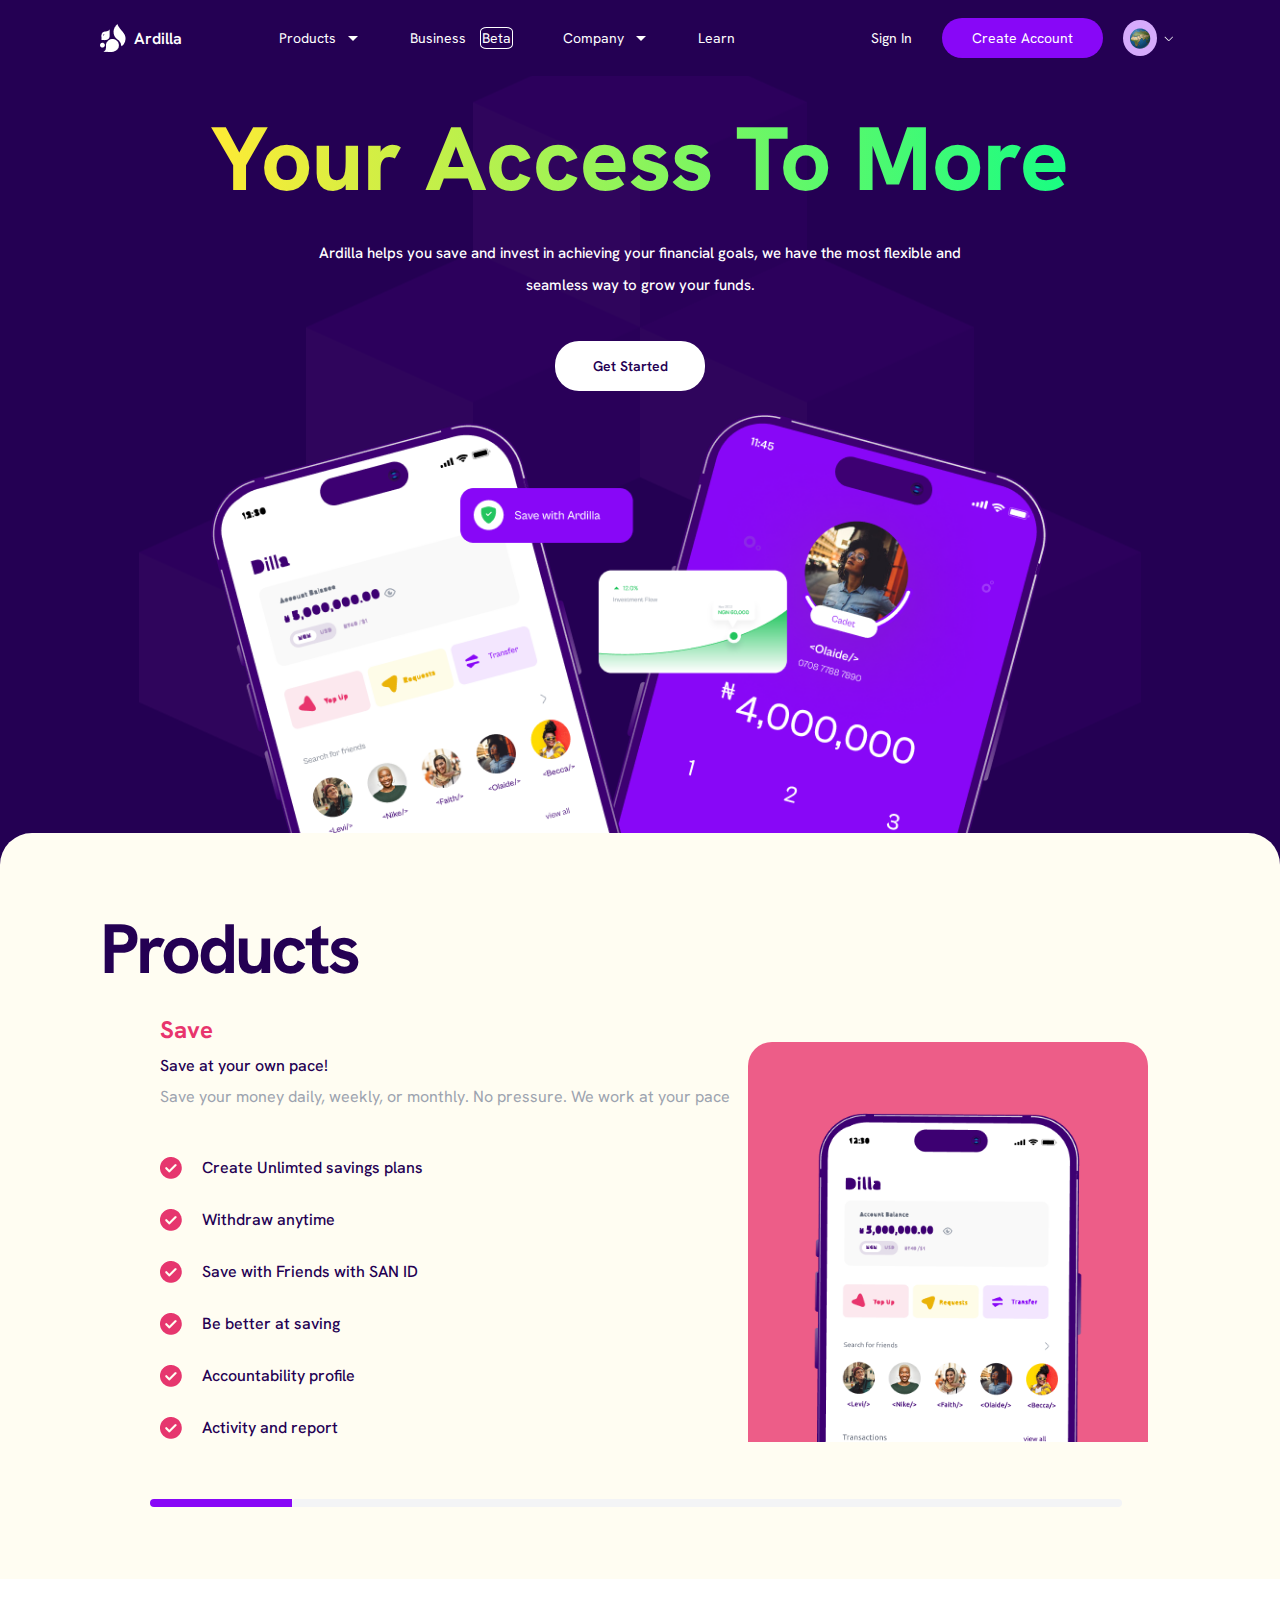
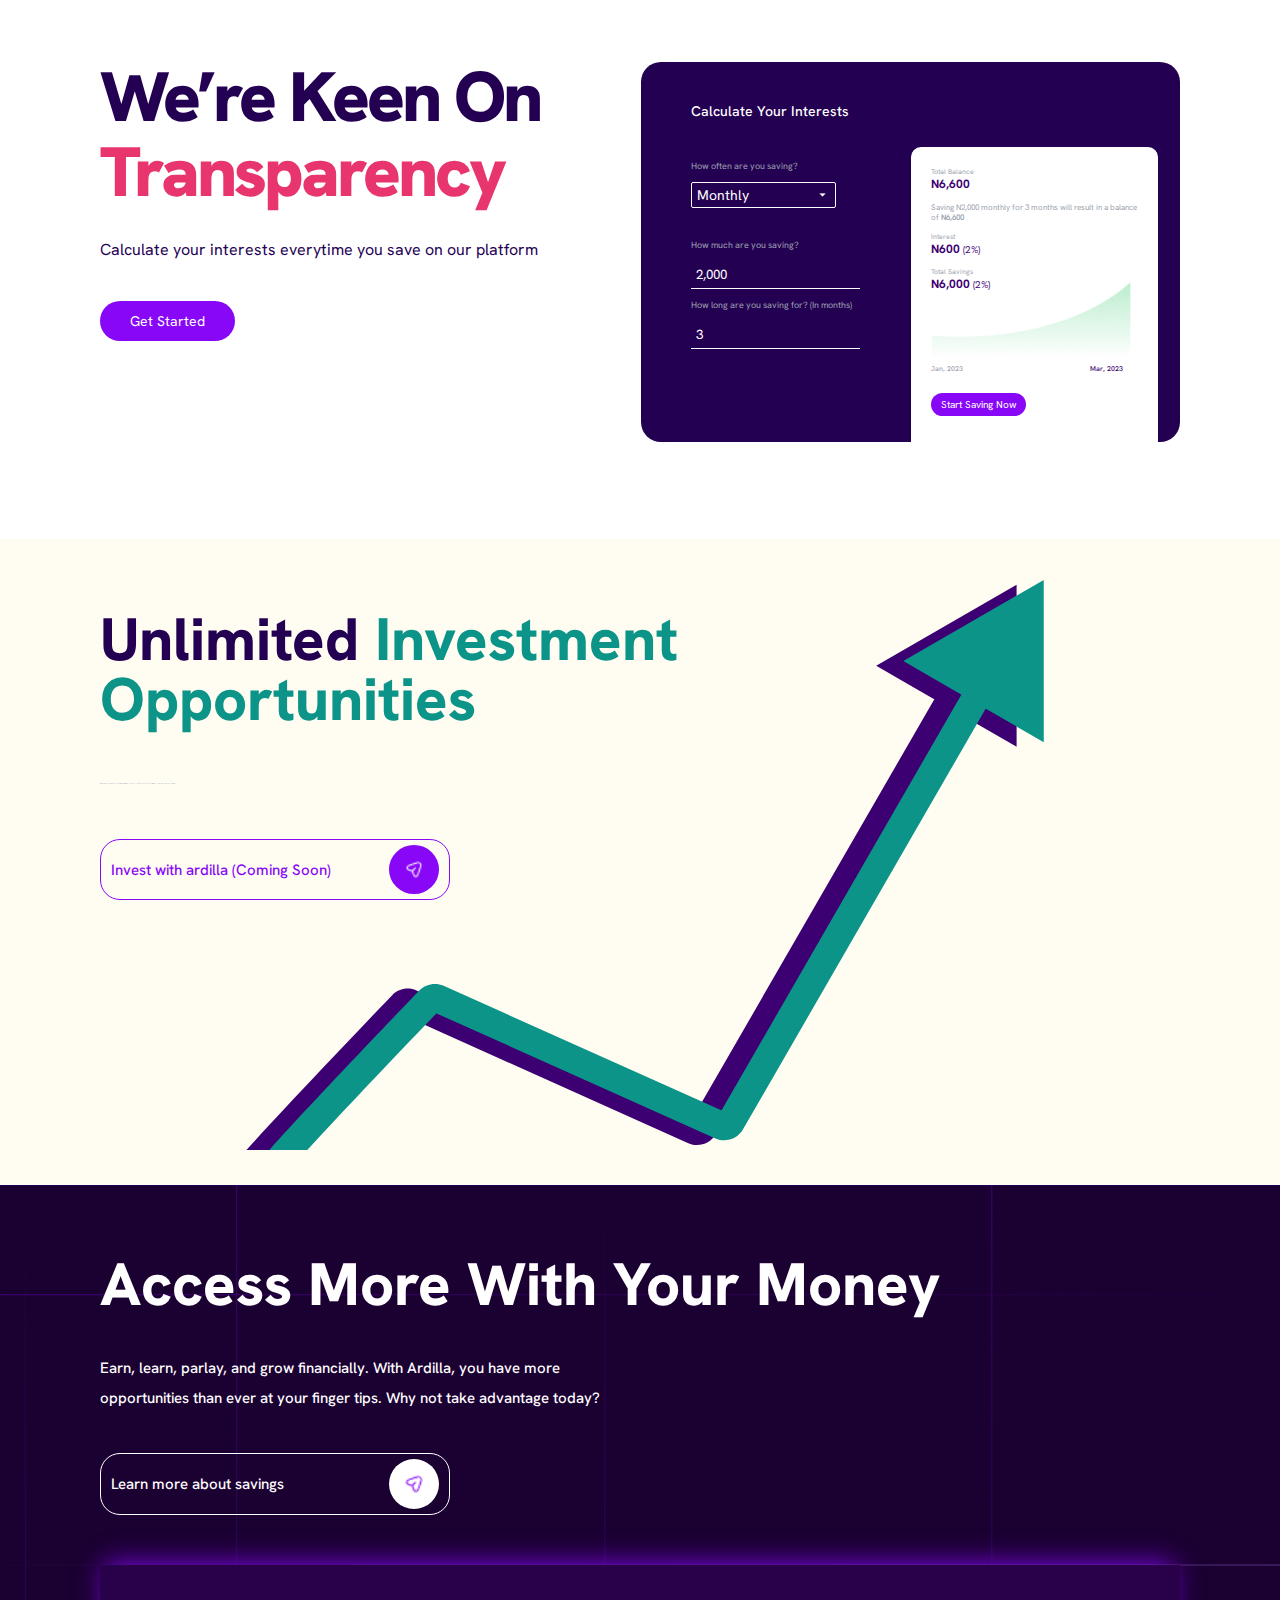
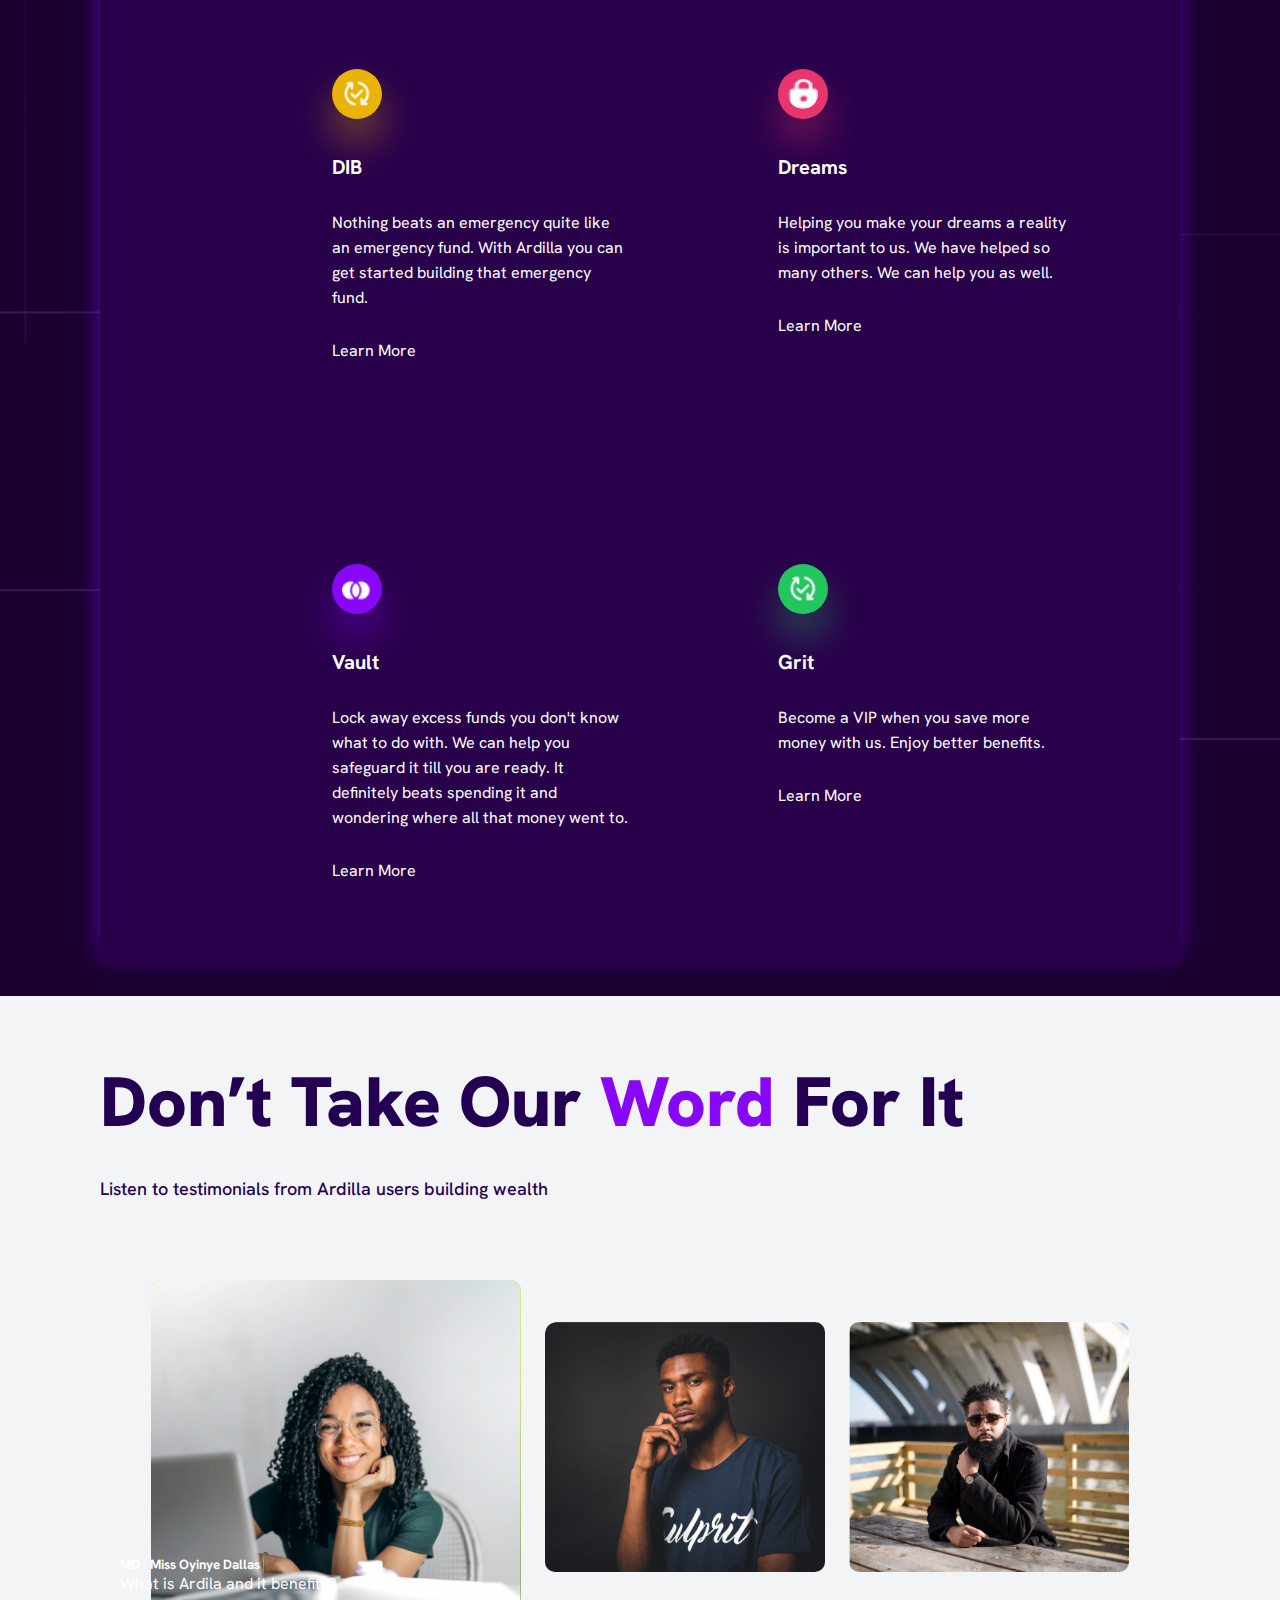
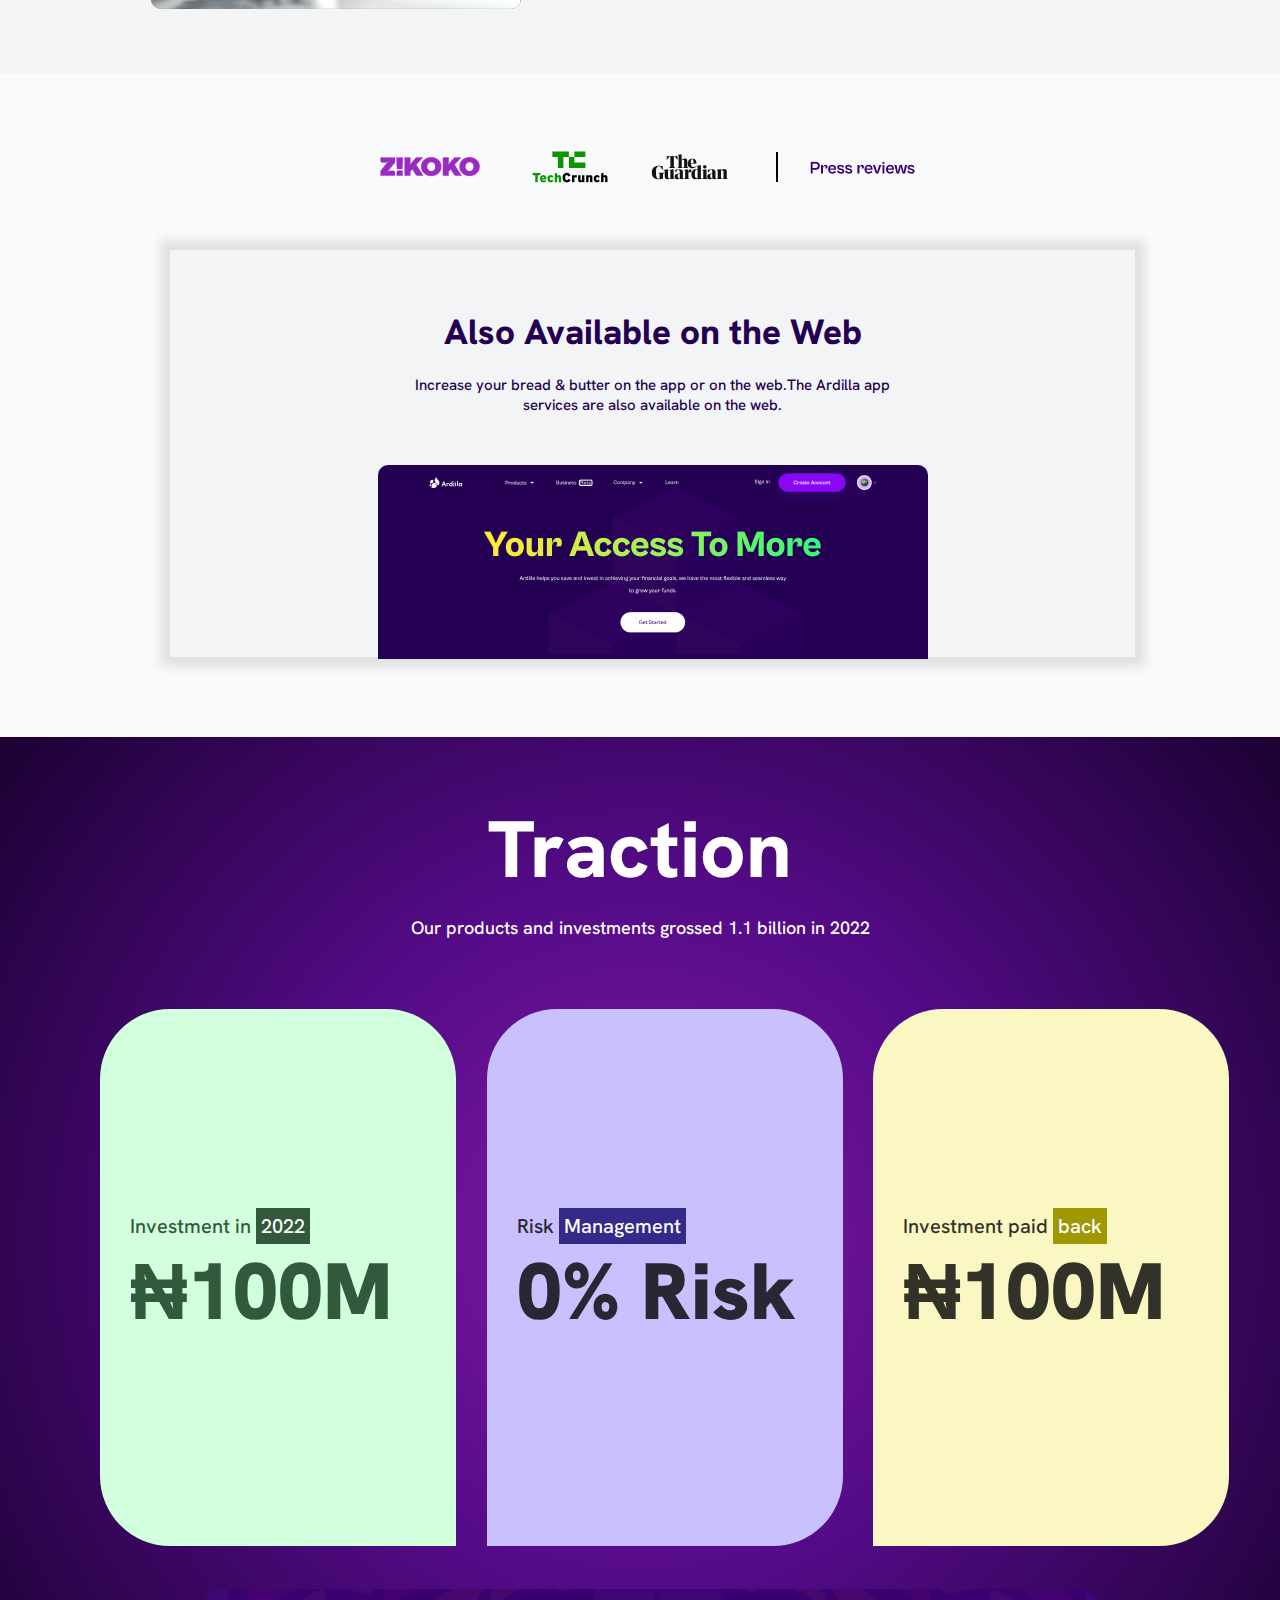
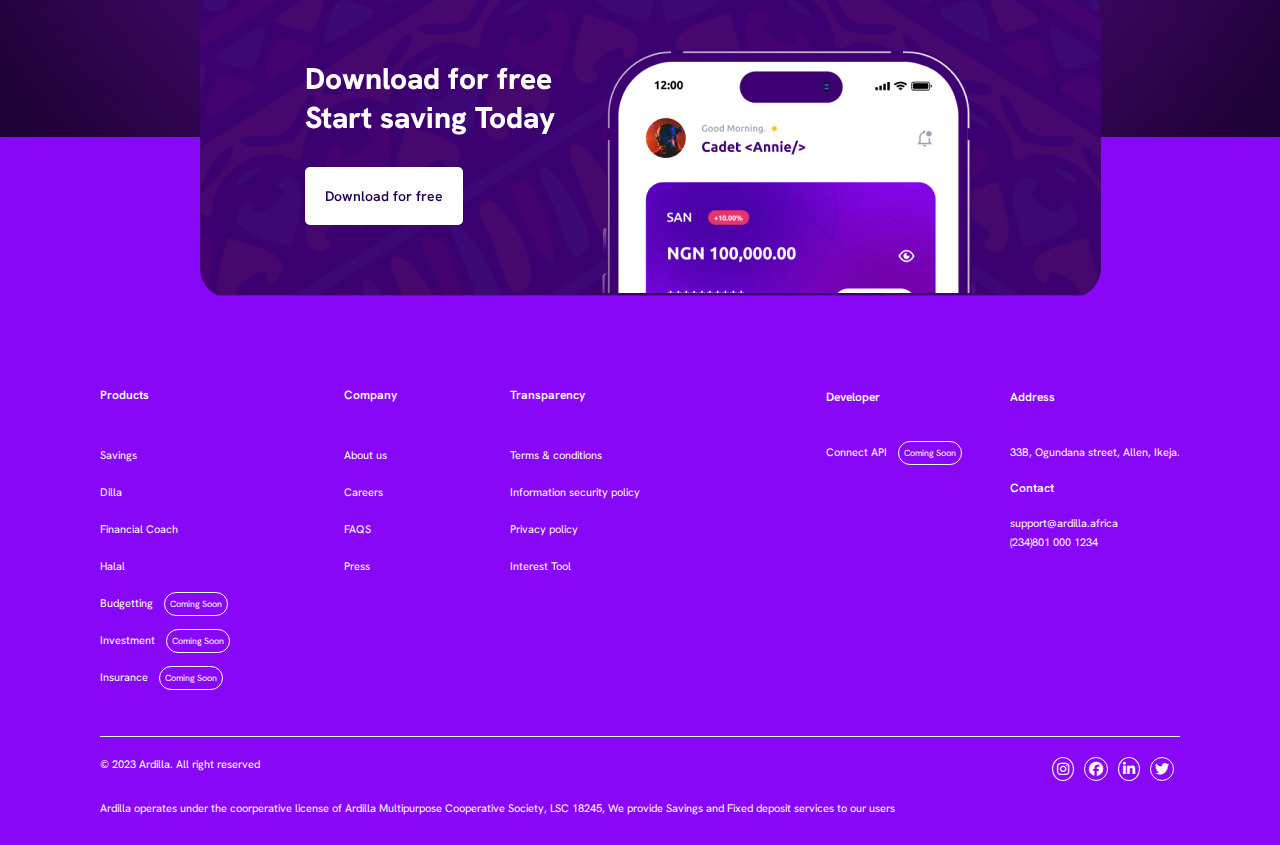
<file: index.html>
<!DOCTYPE html>
<html lang="en">
  <head>
    <meta charset="UTF-8" />
    <meta name="viewport" content="width=device-width, initial-scale=1.0" />
    <link rel="stylesheet" href="style.css" />
    <link rel="stylesheet" href="responsive.css">
    <title>Ardilla Webpage</title>
    <!-- Box Icon Link -->
    <link
      rel="stylesheet"
      href="https://cdnjs.cloudflare.com/ajax/libs/font-awesome/6.4.0/css/all.min.css"
    />
  </head>
  <body>
    <!-- HEADER SECTION -->
    <header>
      <!-- logo -->
      <a href="#" class="logo"
        ><img src="./Images/Logo.png" alt="Ardilla-logo" />Ardilla</a
      >

      <!-- menu-icon -->
      <i class="fa-solid fa-bars" id="menu-icon"></i>

      <!-- nav bar -->
      <ul class="navbar">
        <li>
          <a href="#products">Products</a
          ><img src="./Images/dropdown.png" alt="dropdown" />
        </li>
        <li>
          <a href="#business">Business <span>Beta</span></a>
        </li>
        <li>
          <a href="#company">Company</a
          ><img src="./Images/dropdown.png" alt="dropdown" />
        </li>
        <li><a href="#learn">Learn</a></li>
      </ul>

      <!-- Right -->

      <div class="header-right">
        <a href="#">Sign In</a>
        <a href="#" class="btn">Create Account</a>
        <img src="./Images/world.png" alt="world" />
        <span><img src="./Images/down-icon.png" alt="" /></span>
      </div>
    </header>
    <!-- =============== -->
    <!-- Hero Section -->

    <section class="hero-section">
      <h1 class="hero-text">Your Access To More</h1>
      <p>
        Ardilla helps you save and invest in achieving your financial goals, we
        have the most flexible and seamless way to grow your funds.
      </p>

      <a href="#" class="btn">Get Started</a>
      <img src="./Images/phone.png" alt="">
    </section>

    <!-- ===================== -->
    <!--Products Section  -->
    <section class="products" id="products">
      <h1 class="product-text">Products</h1>
      <div class="product-container">
        <!-- product-left -->
        <div class="product-left">
          <h2>Save</h2>
          <h4>Save at your own pace!</h4>
          <p>Save your money daily, weekly, or monthly. No pressure. We work at your pace</p>
          

        <div class="product-list">
          <!-- items -->
          <div class="product-items">
          <img src="./Images/mark icon.png" alt="">
          <span>Create Unlimted savings plans</span>
        </div>

        <div class="product-items">
          <img src="./Images/mark icon.png" alt="">
          <span>Withdraw anytime</span>
        </div>

        <div class="product-items">
          <img src="./Images/mark icon.png" alt="">
          <span>Save with Friends with SAN ID</span>
        </div>

        <div class="product-items">
          <img src="./Images/mark icon.png" alt="">
          <span>Be better at saving</span>
        </div>

        <div class="product-items">
          <img src="./Images/mark icon.png" alt="">
          <span>Accountability profile</span>
        </div>

        <div class="product-items">
          <img src="./Images/mark icon.png" alt="">
          <span>Activity and report</span>
        </div>
        </div>
      </div>

        <!-- product-right -->
        <div class="product-right">
          <img src="./Images/half phone.png" alt="">
        </div>
      </div>
      <!-- line -->
      <div class="product-line">
      <div class="product-line1"></div>
      <div class="product-line2"></div>
    </div>
  </section>

  <!-- ===================== -->
    <!-- Business Section -->
    <section class="business" id="business">
      <!-- transparency -->
    <div class="transparency">
      <div class="transparency-left">
      <h1>We’re Keen On <br><span>Transparency</span></h1>
      <p>Calculate your interests everytime you save on our platform</p>
      <a href="#" class="btn">Get Started</a>
    </div>

    <!-- trans right -->
    <div class="transparency-right">
      <!-- trans-left -->
      <div class="trans-left">
        <h2>Calculate Your Interests</h2>
        <p>How often are you saving?</p>
        <!-- inputs -->
        <div class="monthly">
          <a href="#">Monthly</a>
          <img src="./Images/dropdown.png" alt="dropdown" />
        </div>

        <br>
        <p>How much are you saving?</p>
        <form action="" >
        <input type="text" placeholder="2,000" class="">
        <br>

        <p>How long are you saving for? (In months)</p>
        <input type="text" placeholder="3">
      </form>
      </div>

      <!-- trans-right -->
      <div class="trans-right">
        <div class="total">
          <p>Total Balance</p>
          <h3>N6,600</h3>
        </div>

        <div class="savings">
        <p>Saving N2,000 monthly for 3 months will result in a balance of <span>N6,600</span></p>
      </div>

        <div class="total">
          <p>Interest</p>
          <h3>N600 <span>(2%)</span></h3>
        </div>

        <div class="total">
          <p>Total Savings</p>
          <h3>N6,000 <span>(2%)</span></h3>
        </div>
      
        <img src="./Images/Vector (2).png" alt="chart">
        <div class="chart">
          <p>Jan, 2023</p>
          <span>Mar, 2023</span>
        </div>
        <a href="#" class="btn">Start Saving Now</a>
      </div>
    </div>
  </section>
    
<!-- ================== -->
<!-- Company Section-->

<section class="company" id="company">
  <div class="invest">
    <h1>Unlimited <span>Investment Opportunities</span></h1>
    <p>Plan towards your future by investing with ardilla,  Grow your money confidently and securely with the available investment oppurtuinities</p>
    <div class="invest-btn">
      <a href="#">Invest with ardilla (Coming Soon)</a>
      <img src="./Images/send-2.png"  alt="">
    </div>
  </div>
  <img src="./Images/arrow.svg" class="arrow"  alt=""> 
</section>

<!-- =============== -->
<!-- Learn -->

<section class="learn" id="learn">
  <div class="access-section">
    <h1>Access More With Your Money</h1>
    <p>Earn, learn, parlay, and grow financially. With Ardilla, you have more opportunities than ever at your finger tips. Why not take advantage today?</p>
    <div class="invest-btn">
      <a href="#">Learn more about savings</a>
      <img src="./Images/send-23.png"  alt="">
    </div>
  </div>

  <div class="access-container">
    <!-- Box 1 -->
    <div class="access">
      <img src="./Images/material-symbols_published-with-changes-rounded.png" class="access1" alt="">
      <h2>DIB</h2>
      <p>Nothing beats an emergency quite like an emergency fund. With Ardilla you can get started building that emergency fund.</p>
      <a href="#">Learn More</a>
    </div>

     <!-- Box 2 -->
     <div class="access">
      <img src="./Images/padlock.png" class="access2" alt="">
      <h2>Dreams</h2>
      <p>Helping you make your dreams a reality is important to us. We have helped so many others. We can help you as well.</p>
      <a href="#">Learn More</a>
    </div>

     <!-- Box 3 -->
     <div class="access">
      <img src="./Images/material-symbols_join-full-rounded.png" class="access3" alt="">
      <h2>Vault</h2>
      <p>Lock away excess funds you don't know what to do with. We can help you safeguard it till you are ready. It definitely beats spending it and wondering where all that money went to.</p>
      <a href="#">Learn More</a>
    </div>

     <!-- Box 4 -->
     <div class="access">
      <img src="./Images/material-symbols_published-with-changes-rounded.png" class="access4" alt="">
      <h2>Grit</h2>
      <p>Become a VIP when you save more money with us. Enjoy better benefits.</p>
      <a href="#">Learn More</a>
    </div>
  </div>
</section>

<!-- ============ -->
<!-- Word section -->
<section class="word">
  <div class="word-text">
    <h1>Don’t Take Our <span>Word</span> For It</h1>
    <p>Listen to testimonials from Ardilla users building wealth</p>
  </div>

  <div class="word-grid">
    <div class="grid1">
      <img src="./Images/pexels-andrea-piacquadio-3769021 1.png" alt="">
      <div class="grid-text">
      <h5>MD - Miss Oyinye Dallas</h5>
      <span>What is Ardila and it benefits?</span>
    </div>
    </div>
    <img src="./Images/pexels-spencer-selover-428333 1.png" alt="">
    <img src="./Images/pexels-nappy-936054 1.png" alt="">
  </div>
</section>

<!-- ============ -->
<!-- WEB SECTION -->

<section class="web-container">
  <div class="logos">
    <img src="./Images/image-removebg-preview 1.png" alt="">
    <img src="./Images/TechCrunch logo.png" alt="">
    <img src="./Images/The logo.png" alt="">
    <div class="logo-line"></div>
    <img src="./Images/Press reviews.png" alt="">
  </div>

  <div class="website">
    <div class="web">
    <h1>Also Available on the Web</h1>
    <p>Increase your bread & butter on the app or on the web.The Ardilla app services are also available on the web.</p>
  </div>
  <div class="website-head">
  <img src="./Images/Frame.png" alt="">
  </div>
</section>

<!-- ==================== -->
<!-- Transition -->

<section class="transition-section">
<div class="trans-head">
  <h1>Traction</h1>
  <p>Our products and investments grossed 1.1 billion in 2022</p>
</div>

<div class="values">
  <div class="value-box1">
    <p>Investment in <span>2022</span></p>
    <h1>₦100M</h1>
  </div>

  <div class="value-box2">
    <p>Risk <span>Management</span></p>
    <h1>0% Risk</h1>
  </div>

  <div class="value-box3">
    <p>Investment paid <span>back</span></p>
    <h1>₦100M</h1>
  </div>
</div>

<!-- Download Section -->
<section class="download">
  <div class="down-left">
    <h1>Download for free <br>Start saving Today</h1>
    <button class="btn">Download for free</button>
  </div>

  <div class="down-right">
    <img src="Images/image 53.png" alt="">
  </div>
</section>
</section>


<!-- ============ -->
<!-- FOOTER -->
<section class="footer">
  <div class="company-details">
      <!-- company left -->
    <div class="company-left">
    <div class="company-box">
      <h3>Products</h3>
      <ul class="details">
        <li><a href="#">Savings</a></li>
        <li><a href="#">Dilla</a></li>
        <li><a href="#">Financial Coach</a></li>
        <li><a href="#">Halal</a></li>
        <li><a href="#">Budgetting <span>Coming Soon</span></a></li>
        <li><a href="#">Investment <span>Coming Soon</span></a></li>
        <li><a href="#">Insurance <span>Coming Soon</span></a></li>
      </ul>
    </div>

    <div class="company-box">
      <h3>Company</h3>
      <ul class="details">
        <li><a href="#">About us</a></li>
        <li><a href="#">Careers</a></li>
        <li><a href="#">FAQS</a></li>
        <li><a href="#">Press</a></li>   
      </ul>
    </div>

    <div class="company-box">
      <h3>Transparency</h3>
      <ul class="details">
        <li><a href="#">Terms & conditions</a></li>
        <li><a href="#">Information security policy</a></li>
        <li><a href="#">Privacy policy</a></li>
        <li><a href="#">Interest Tool</a></li>
      </ul>
    </div>
  </div>

  <!-- company left -->
  <div class="company-right">
    <div class="company-box">
      <h3>Developer</h3>
      <p>Connect API <span>Coming Soon</span></p>
    </div>

    <div class="company-box">
      <div class="contact">
      <h3>Address</h3>
      <p>33B, Ogundana street, Allen, Ikeja.</p>
      <br>
      <h3>Contact</h3>
      <div class="address">
      <p>support@ardilla.africa</p>
      <p>(234)801 000 1234</p>
    </div>
    </div>
    </div>
  </div>
  </div>


  <!-- ============ -->
  <!-- Copyright -->
  <div class="copyright">
    <div class="line"></div>
    <div class="copy-social">
    <p>© 2023 Ardilla. All right reserved</p>
    <div class="socials">
      <i class="fa-brands fa-instagram"></i>
      <i class="fa-brands fa-facebook"></i>
      <i class="fa-brands fa-linkedin-in"></i>
      <i class="fa-brands fa-twitter"></i>
    </div>
    </div>
      <p>Ardilla operates under the coorperative license of Ardilla Multipurpose Cooperative Society, LSC 18245, We provide Savings and Fixed deposit services to our users
      </p>
    </div>
</section>


    <!-- Script Link -->
    <script src="index.js"></script>
  </body>
</html>
</file>
<file: style.css>
@import url("https://fonts.googleapis.com/css2?family=Hanken+Grotesk:wght@100;200;300;400;500;600;700;800;900&display=swap");

* {
  font-family: "Hanken Grotesk", sans-serif;
  margin: 0;
  padding: 0;
  box-sizing: border-box;
  scroll-behavior: smooth;
  scroll-padding-top: 4rem;
  list-style: none;
  text-decoration: none;
}

/* img {
    width: 100%;
  } */

body {
  color: #fff;
  background: #240053;
}

header {
  background: #240053;
  display: flex;
  justify-content: space-between;
  align-items: center;
  color: #fff;
  position: fixed;
  padding: 18px 100px;
  transition: 0.5s;
  top: 0;
  width: 100%;
  z-index: 1000;
  right: 0;
}

.logo {
  display: flex;
  align-items: center;
  column-gap: 0.5rem;
  font-weight: 600;
  color: #fff;
}

/* Menu Icon */
#menu-icon {
  font-size: 24px;
  color: #fff;
  cursor: pointer;
  z-index: 10001;
  display: none;
}

/* navbar */
.navbar {
  display: flex;
  align-items: center;
}

.navbar li {
  display: flex;
  align-items: center;
  padding-right: 40px;
  cursor: pointer;
}

.navbar a {
  padding: 10px 5px;
  color: #fff;
  font-size: 14px;
  gap: 5rem;
}

.navbar span {
  border: 1px solid white;
  padding: 1px;
  border-radius: 20%;
  margin-left: 10px;
}

/* right */

.header-right {
  display: flex;
  align-items: center;
}

.header-right a {
  padding-right: 30px;
  color: #fff;
  font-size: 14px;
}
a .btn {
  text-align: center;
  align-items: center;
}

.btn {
  cursor: pointer;
  background: #8807f7;
  padding: 11px 30px;
  font-size: 14px;
  color: #fff;
  border-radius: 1.5rem;
  justify-content: center;
  margin-right: 20px;
  text-align: center;
  align-items: center;
}

.header-right img {
  background: #d6abfc;
  cursor: pointer;
  display: flex;
  align-items: center;
  padding: 5px;
  font-size: 7px;
  border-radius: 50%;
}

.header-right span img {
  background: transparent;
}

/* -============== */
/* HERO SECTION */

.hero-section {
  background: url(./Images/background.png);
  color: #fff;
  /* min-height: 900px; */
  top: 70px;
  /* position:absolute; */
  width: 100%;
  display: flex;
  flex-direction: column;
  align-items: center;
  background-position: center;
  background-repeat: no-repeat;
  text-align: center;
}

.hero-text {
  padding-top: 100px;
  font-size: 90px;
  font-weight: 800;
  background: -webkit-linear-gradient(left, #ffeb35, #19fd82);
  -webkit-background-clip: text;
  -webkit-text-fill-color: transparent;
}

.hero-section p {
  font-size: 15px;
  font-weight: 500;
  padding: 20px 300px;
  line-height: 32px;
}

.hero-section .btn {
  background: #fff;
  color: #240053;
  margin-top: 20px;
  font-weight: 600;
  width: 150px;
  padding: 16px;
}

.hero-section .btn:hover {
  background: #8807f7;
  color: #fff;
  transition: 0.2s all linear;
}

.hero-section img {
  width: 70%;
  bottom: 0;
}

/* ================== */
/* Product Section */

.products {
  color: #240053;
  background: #fffdf2;
  padding: 30px 100px;
  border-radius: 32px 32px 0px 0px;
}

.product-text {
  padding-top: 40px;
  font-size: 70px;
  letter-spacing: -3px;
  font-weight: 700;
}

.product-container {
  display: flex;
  align-items: center;
  flex-direction: row;
  width: 100%;
  margin-top: 20px;
}

.product-left {
  display: flex;
  flex-direction: column;
  width: 60%;
  padding-left: 60px;
  min-height: 400px;
  gap: 10px;
}

.product-left h2 {
  color: #e8356d;
}

.product-left h4 {
  font-weight: 500;
}

.product-left p {
  padding-right: -20px;
  color: #9ca3af;
}

.product-list {
  margin-top: 40px;
}
.product-items {
  display: flex;
  gap: 20px;
  padding-bottom: 30px;
  font-weight: 500;
}

.product-right {
  width: 400px;
  height: 400px;
  border-radius: 24px 24px 0px 0px;
  background: rgba(232, 53, 109, 80%);
  display: flex;
  align-items: end;
  justify-content: center;
  bottom: 0;
}

.product-right img {
  object-fit: cover;
  width: 270px;
  top: 0;
  bottom: 0;
}

.product-line {
  display: flex;
  flex-direction: row;
  /* background: yellow; */
  width: 90%;
  margin-top: 30px;
  margin-left: 50px;
  margin-right: 120px;
  height: 50px;
}

.product-line1 {
  background: #8807f7;
  width: 200px;
  height: 8px;
  border-radius: 16px 0 0 16px;
}

.product-line2 {
  background: #f3f4f6;
  width: 1170px;
  height: 8px;
  border-radius: 16px 16px 16px 0;
}

/* =========== */
/* Business Section */
.business {
  color: #240053;
  background: #fff;
  padding: 30px 100px;
}

.transparency {
  display: flex;
  align-items: center;
  width: 100%;
  margin: 50px 0;
  background: #fff;
}

/* transparency-left */
.transparency-left {
  width: 50%;
  height: 400px;
}

.transparency-left h1 {
  font-size: 70px;
  font-weight: 900;
  line-height: 75px;
  letter-spacing: -3px;
  padding-bottom: 30px;
}

.transparency-left h1 span {
  color: #e8356d;
}

.transparency-left p {
  padding-bottom: 50px;
}

/* transparency-right  */
.transparency-right {
  width: 558px;
  height: 380px;
  margin-top: -15px;
  margin-left: 20px;
  display: flex;
  color: #fff;
  border-radius: 20px;
  background-color: #240053;
}

/* trans left */
.trans-left {
  padding: 40px 50px;
  width: 50%;
}

.trans-left h2 {
  font-size: 14px;
  font-weight: 500;
  top: 70px;
  padding-bottom: 30px;
}

.trans-left p {
  font-size: 9px;
  color: #9ca3af;
  padding: 10px 0;
}

.trans-left .monthly {
  display: flex;
  justify-content: space-between;
  border: 1px solid #ffffff;
  border-radius: 2px;
  align-items: center;
  width: 144.28px;
  padding: 3px 5px;
  cursor: pointer;
}

.monthly a {
  color: #fff;
  font-size: 14px;
}

.monthly img {
  width: 15px;
}

.trans-left form input {
  border: none;
  outline: none;
  background: transparent;
  border-bottom: 1px solid #fff;
  padding: 5px;
  color: #fff;
}

.trans-left form input::placeholder {
  color: #fff;
}

/* trans-right */

.trans-right {
  color: #240053;
  width: 50%;
  width: 247.23px;
  height: 295.92px;
  justify-content: center;
  align-items: end;
  left: -0.17px;
  padding: 20px;
  border-radius: 10px 10px 0 0;
  background: #fff;
  margin-top: 85px;
}

.total {
  padding-bottom: 10px;
}
.total p {
  font-size: 7px;
  color: #9ca3af;
}

.savings {
  color: #9ca3af;
  font-size: 8px;
  padding-bottom: 10px;
}

.savings span {
  font-weight: 600;
}

.total h3 {
  color: #3d0072;
  font-size: 12px;
}

.total span {
  font-weight: 400;
  font-size: 10px;
}

.trans-right img {
  width: 200px;
  margin-top: -20px;
}

.chart {
  display: flex;
  justify-content: space-between;
  font-size: 7px;
  font-weight: 500;
  width: 192px;
  color: #9ca3af;
}

.chart span {
  color: #3d0072;
}

.trans-right .btn {
  cursor: pointer;
  background: #8807f7;
  padding: 5px 10px;
  font-size: 10px;
  color: #fff;
  margin-top: 20px;
  position: absolute;
}

.transparency .btn:hover {
  color: #fff;
  background-color: #240053;
  transition: 0.2s all linear;
}

/* ============ */
/* Company Section */

.company {
  background: #fffdf2;
  color: #240053;
  width: 100%;
  padding: 30px 100px;
  position: relative;
}

.invest {
  width: 100%;
}

.invest h1 {
  font-size: 60px;
  font-weight: 800;
  line-height: 60px;
  width: 60%;
  padding-top: 40px;
}

.invest p {
  width: 55%;
  padding: 40px 0;
  line-height: 30px;
  font-size: 1px;
  font-weight: 500;
}

.invest span {
  color: #0d9488;
}

.invest-btn {
  display: flex;
  align-items: center;
  justify-content: space-between;
  border: 1px solid #8807f7;
  width: 350px;
  padding: 5px 10px;
  border-radius: 20px;
  cursor: pointer;
  /* z-index: 300002; */
}

.invest-btn a {
  font-size: 15px;
  font-weight: 500;
  color: #8807f7;
  cursor: pointer;
}

.invest-btn img {
  background-color: #8807f7;
  color: #fff;
  border-radius: 50%;
  object-fit: cover;
  background-position: center;
  padding: 15px;
  width: 50px;
}

.company .arrow {
  width: 80%;
  margin-top: -320px;
  align-items: center;
  justify-content: center;
  margin-left: 80px;
}

.invest-btn:hover {
  background: #8807f7;
  color: #fff;
}

.invest-btn img:hover {
  background: #fff;
  color: #8807f7;
}

/* ================================ */
/*------------ Learn -------- */

.learn {
  top: 0;
  background: url(./Images/BACK\ 1.png);
  background-position: center;
  background-repeat: no-repeat;
  overflow: hidden;
  background-size: cover;
  object-fit: cover;
  color: #fff;
  width: 100%;
  padding: 30px 100px;
}

.access-section h1 {
  padding: 30px 0;
  font-size: 60px;
  font-weight: 800;
  color: #fff;
}

.access-section p {
  font-size: 15px;
  line-height: 30px;
  font-weight: 500;
  width: 50%;
  padding-bottom: 40px;
}

.access-section .invest-btn {
  border: 1px solid #fff;
}

.access-section .invest-btn a {
  color: #fff;
}

.access-section .invest-btn img {
  background-color: #fff;
}

.access-section .invest-btn:hover {
  border: 1px solid #8807f7;
  transition: 0.2 all linear;
}

.access-container {
  display: grid;
  align-items: center;
  grid-template-columns: repeat(auto-fit, minmax(20rem, auto));
  gap: 5.5rem;
  padding: 50px;
  background: #29014b;
  color: #fff;
  height: 1001px;
  bottom: 0;
  margin-top: 50px;
  justify-content: center;
  -webkit-box-shadow: -1px -8px 25px -6px rgba(136, 7, 247, 0.85);
  box-shadow: -1px -8px 25px -6px rgba(136, 7, 247, 0.85);
}

.access {
  gap: 12px;
  width: 358.19px;
  height: 361.33px;
  padding: 32px 50px 12px 94px;
}

.access h2 {
  font-weight: 700;
  font-size: 20px;
  padding: 30px 0;
}

.access p {
  padding-bottom: 30px;
  line-height: 25px;
  width: 298px;
}

.access a {
  color: #fff;
}

.access .access1 {
  background-color: #eab308;
  border-radius: 50%;
  padding: 10px;
  width: 50px;
  height: 50px;
  cursor: pointer;
  box-shadow: 0px 23px 35px 4px rgba(234, 179, 8, 0.3);
}

.access .access2 {
  background-color: #e8356d;
  border-radius: 50%;
  padding: 10px;
  width: 50px;
  cursor: pointer;
  height: 50px;
  box-shadow: 0px 23px 35px 4px rgba(232, 53, 109, 0.3);
}

.access .access3 {
  background-color: #8807f7;
  border-radius: 50%;
  padding: 10px;
  width: 50px;
  cursor: pointer;
  height: 50px;
  box-shadow: 0px 23px 35px 4px rgba(136, 7, 247, 0.3);
}

.access .access4 {
  background-color: #22c55e;
  border-radius: 50%;
  padding: 10px;
  width: 50px;
  height: 50px;
  cursor: pointer;
  box-shadow: 0px 23px 35px 4px rgba(34, 197, 94, 0.3);
}

/* ============= */
/* -Word */
.word {
  background: #f3f4f6;
  color: #240053;
  width: 100%;
  padding: 60px 100px;
}

.word-text h1 {
  font-weight: 900;
  font-size: 70px;
  width: 900px;
  padding-bottom: 30px;
}

.word-text h1 span {
  color: #8807f7;
}

.word-text p {
  font-size: 18px;
  font-weight: 500;
}

.word-grid {
  display: grid;
  align-items: center;
  justify-content: center;
  grid-template-columns: repeat(auto-fit, minmax(120px, auto));
  gap: 1.5rem;
  position: relative;
  margin-top: 80px;
  width: 100%;
}

.word-grid .grid1 img {
  position: relative;
  width: 370px;
  gap: 2rem;
  /* margin-right: 30px; */
  align-items: center;
  background-image: -webkit-linear-gradient(90deg, #608f08 5%, #cbf705 100%);
}

.word-grid .grid1 .grid-text {
  position: absolute;
  bottom: 20px;
  left: 20px;
  color: #fff;
}

.word-grid img {
  width: 280px;
  border-radius: 10px;
  align-items: center;
}

/* ============== */
/* Web Section */

.web-container {
  width: 100%;
  background: #f8fafc;
  padding: 60px 100px;
  align-items: center;
}

.logos {
  display: flex;
  gap: 2rem;
  align-items: center;
  justify-content: center;
  padding-bottom: 30px;
}

.logo-line {
  border-right: 2px solid black;
  height: 30px;
  width: 10px;
}

.website {
  background: #f3f4f6;
  width: 965px;
  height: 407px;
  display: flex;
  flex-direction: column;
  align-items: center;
  padding: 30px;
  justify-content: center;
  box-shadow: 0 0 10px 10px rgba(0, 0, 0, 0.1);
  margin: 20px 70px;
}

.web {
  text-align: center;
  color: #240053;
  padding: 30px 80px;
}

.web h1 {
  font-size: 35px;
  font-weight: 800;
  padding-top: 60px;
}

.web p {
  font-size: 15px;
  font-weight: 500;
  padding: 20px 130px;
}
.website-head {
  margin: 0px 30px 30px;
  width: 550px;
  height: 520px;
  bottom: 0;
  justify-content: center;
  align-items: end;
  object-fit: contain;
  background: #240053;
  border-radius: 10px 10px 0 0;
}

/* ================ */
/* Transition  */

.transition-section {
  width: 100%;
  background: rgb(247, 194, 7);
  background: radial-gradient(
    circle,
    rgb(130, 27, 161) 0%,
    #540b88 43%,
    rgba(27, 1, 50, 1) 100%
  );
  padding: 60px 100px;
  height: 1000px;
  align-items: center;
}

.trans-head {
  text-align: center;
}

.trans-head h1 {
  font-weight: 800;
  font-size: 80px;
  padding-bottom: 15px;
}

.trans-head p {
  font-size: 18px;
  font-weight: 500;
  padding-bottom: 70px;
}

.values {
  display: grid;
  align-items: center;
  justify-content: center;
  grid-template-columns: repeat(auto-fit, minmax(120px, auto));
  gap: 5rem;
  text-align: left;
  /* margin-bottom: 120px; */
}

.values h1 {
  font-weight: 900;
  font-size: 80px;
  text-align: left;
}

.values p {
  font-weight: 500;
  font-size: 20px;
  text-align: left;
}

.value-box1 {
  text-align: left;
  padding-left: 30px;
  justify-content: center;
  width: 356px;
  height: 537px;
  display: flex;
  flex-direction: column;
  border-radius: 70px 70px 0px 70px;
  background: #d2ffde;
  color: #33593d;
}

.value-box1 span {
  background-color: #33593d;
  color: #fff;
  width: 73px;
  padding: 5px;
}

.value-box2 {
  display: flex;
  flex-direction: column;
  text-align: left;
  padding-left: 30px;
  justify-content: center;
  width: 356px;
  height: 537px;
  border-radius: 70px 70px 70px 0px;
  background: #c8c1fd;
  color: #282733;
}

.value-box2 span {
  background-color: #35298a;
  color: #fff;
  width: 73px;
  padding: 5px;
}

.value-box3 {
  display: flex;
  flex-direction: column;
  text-align: left;
  padding-left: 30px;
  justify-content: center;
  width: 356px;
  height: 537px;
  border-radius: 70px 70px 70px 0px;
  background: #faf7c3;
  color: #333228;
}

.value-box3 span {
  background-color: #9f9704;
  color: #fff;
  width: 73px;
  padding: 5px;
}

/* DOWNLOAD */
.download {
  background: url(./Images/BACKGROUND2.png) no-repeat center;
  width: 901px;
  display: flex;
  position: relative;
  z-index: 4000;
  justify-content: center;
  align-items: center;
  border-radius: 30px;
  margin: 40px 100px;
}

.down-left h1 {
  padding-bottom: 30px;
  font-weight: 800;
  font-size: 30px;
}

.down-left .btn {
  background: #fff;
  color: #240053;
  padding: 20px;
  border-radius: 5px;
  cursor: pointer;
  font-weight: 600;
  border: none;
}

.down-right img {
  bottom: 0;
  top: 0;
  padding-top: 64px;
  align-items: end;
}

/* FOOTER */
.footer {
  color: #fff;
  background: #8807f7;
  padding: 30px 100px;
  width: 100%;
}
.company-details {
  display: flex;
  justify-content: space-between;
  align-items: center;
  padding-top: 220px;
  width: 100%;
}

.company-left {
  display: flex;
  justify-content: space-between;
  gap: 5rem;
  width: 50%;
}

.company-left .details {
  display: flex;
  flex-direction: column;
}

.company-box h3 {
  color: #fff;
  font-size: 12px;
  padding-bottom: 40px;
  font-weight: 600;
}

.company-box .details {
  color: white;
  gap: 1rem;
  width: 100%;
}

.company-box .details li a {
  color: #fff;
  font-size: 11px;
  font-weight: 400;
}

.company-box .details span {
  border: 1px solid #fff;
  padding: 5px;
  margin-left: 8px;
  font-size: 9px;
  border-radius: 15px;
}

/* Company Right */

.company-right {
  display: flex;
  align-items: top;
  gap: 3rem;
  top: 0;
  margin-top: -110px;
  cursor: pointer;
}

.company-right .company-box h3 {
  font-weight: 600;
  font-size: 12px;
}

.company-box p {
  color: #fff;
  font-size: 11px;
  font-weight: 400;
}

.company-right span {
  border: 1px solid #fff;
  padding: 5px;
  margin-left: 8px;
  font-size: 9px;
  border-radius: 15px;
  cursor: pointer;
}

.address p {
  display: flex;
  margin-top: -20px;
  padding-bottom: 25px;
}

.line {
  border-bottom: 1px solid #fff;
  width: 100%;
  padding-top: 50px;
}

.copyright .copy-social {
  padding: 20px 0;
  display: flex;
  justify-content: space-between;
}

.copyright p {
  font-size: 11px;
}

.socials .fa-brands {
  gap: 6rem;
  border: 1px solid #fff;
  cursor: pointer;
  padding: 4px;
  border-radius: 50%;
  font-size: 14px;
  object-fit: cover;
  margin-right: 6px;
  font-weight: 500;
}

.socials .fa-brands:hover {
  transition: 0.2s all linear;
  background-color: #fff;
  color: #8807f7;
}
</file>
<file: responsive.css>
@media (max-width: 1024px) {
  header {
    padding: 20px 30px;
    display: flex;
    align-items: center;
    width: 724px;
    gap: 5rem;
    left: 0;
    right: 0;
    justify-content: space-between;
  }

  section {
    width: 724px;
  }

  #menu-icon {
    display: initial;
  }

  .header-right {
    width: 60%;
    align-items: center;
    margin-right: -80px;
  }

  .navbar {
    position: absolute;
    width: 724px;
    top: 100%;
    left: 0;
    right: 0;
    display: flex;
    flex-direction: column;
    background: #8807f7;
    row-gap: 1.5rem;
    padding: 20px;
    transition: 0.4s all linear;
    clip-path: circle(0% at 100% 1%);
    text-align: center;
  }

  .navbar.active {
    clip-path: circle(144% at 100% 1%);
    top: 100%;
  }

  .navbar a {
    color: #fff;
    font-weight: 600;
    display: block;
  }

  .hero-section {
    padding: 20px 30px;
    width: 724px;
    display: flex;
    right: 0;
    align-items: center;
  }
  .hero-text {
    font-size: 50px;
    text-align: center;
  }

  .hero-section p {
    font-size: 13px;
    line-height: 30px;
    width: 724px;
    left: 0;
    right: 0;
    padding: 20px 150px;
  }

  .hero-section .btn {
    max-width: 130px;
    padding: 13px;
    text-align: center;
    align-items: center;
    margin-top: 17px;
    margin-left: 20px;
  }

  .hero-section img {
    bottom: 0;
    width: 60%;
    margin-top: 20px;
    margin-bottom: -20px;
  }

  /* products */

  .products {
    width: 724px;
    padding: 20px 30px;
  }
  .product-text {
    font-size: 50px;
    text-align: center;
    width: 100%;
    align-items: center;
    justify-content: center;
  }

  .product-container {
    display: flex;
    flex-direction: column-reverse;
    align-items: center;

    padding: 20px 70px;
  }

  .product-left {
    padding-top: 20px;
  }

  .product-left h2 {
    text-align: center;
  }

  .product-left h4 {
    text-align: center;
  }

  .product-left p {
    text-align: center;
  }

  .product-list {
    width: 724px;
  }

  .product-line {
    display: none;
  }

  /* BUSINESS */
  .business {
    width: 724px;
    padding: 20px 30px;
  }

  .transparency {
    display: flex;
    flex-direction: column;
    padding: 0 70px;
  }

  .transparency-left {
    text-align: center;
  }

  .transparency-left h1 {
    font-size: 50px;
    line-height: 70px;
    padding-bottom: 10px;
    text-align: center;
    width: 400px;
    margin-left: -60px;
  }

  .transparency-left p {
    font-size: 15px;
    padding: 20px 10;
  }

  .transparency-right {
    top: 0;
    margin-top: -100px;
  }

  /* Company */

  .company {
    padding: 20px 30px;
    width: 724px;
    text-align: center;
    padding-left: 120px;
  }

  .invest h1 {
    font-size: 50px;
    width: 500px;
  }

  .invest p {
    font-size: 15px;
    padding-left: 10px;
    padding-top: -90px;
    width: 80%;
  }

  .invest-btn {
    width: 300px;
    margin-top: -20px;
    margin-bottom: 30px;
    align-items: center;
    margin-left: 70px;
  }

  .invest-btn a {
    font-size: 13px;
  }

  .invest-btn img {
    padding: 12px;
    width: 40px;
  }

  .company .arrow {
    display: none;
  }

  /* LEARN */
  .learn {
    width: 724px;
  }
  .access-section {
    text-align: center;
  }

  .access-section h1 {
    padding-top: 50px;
  }

  .access-section p {
    text-align: center;
    width: 500px;
    padding-left: 20px;
  }

  .access-section .invest-btn {
    margin-left: 120px;
  }

  .access-container {
    display: flex;
    flex-direction: column;
    position: relative;
    bottom: 0;
    padding-top: 10px;
    align-items: center;
    gap: 1rem;
    text-align: center;
    width: 600px;
    margin-left: -40px;
    height: 1400px;
  }

  .access {
    width: 600px;
    align-items: center;
    justify-content: center;
    gap: 0.5rem;
    margin-top: 10px;
  }

  .access p {
    width: 450px;
    text-align: center;
    justify-content: center;
  }

  /* Word */
  .word {
    width: 724px;
  }

  .word h1 {
    font-size: 50px;
    text-align: center;
    width: 500px;
  }

  .word p {
    width: 500px;
    text-align: center;
  }

  .word-grid {
    display: flex;
    flex-direction: column;
    margin-top: 30px;
    gap: 2rem;
  }

  .grid1 {
    gap: 1rem;
    margin-bottom: -30px;
  }

  .word-grid .grid1 .grid-text {
    position: relative;
    bottom: 50px;
  }

  /* WEB */
  .web-container {
    width: 724px;
  }

  .website {
    width: 600px;
    margin-left: -60px;
  }

  .web {
    width: 700px;
  }

  .website-head {
    margin-bottom: 50px;
  }

  /* Transition */

  .transition-section {
    width: 724px;
    height: auto;
  }

  .values {
    width: 724px;
    display: flex;
    flex-direction: column;
    gap: 3rem;
    align-items: center;
    margin-left: -80px;
  }

  .download {
    display: flex;
    flex-direction: row;
    align-items: center;
    justify-content: center;
    top: 0;
    bottom: 0;
    margin-left: -40px;
    width: 600px;
    margin-right: 50px;
  }

  .down-left {
    text-align: center;
    margin-left: 350px;
  }

  .down-left h1 {
    font-size: 24px;
    width: 300px;
  }

  .down-left .btn {
    padding: 10px;
    margin-top: -10px;
    margin-left: -40px;
  }

  .down-right img {
    width: 300px;
    top: 0;
    margin-right: 350px;
    /* margin-top: -100px;
    margin-bottom: 160px; */
  }

  .footer {
    max-width: 724px;
    overflow: hidden;
    padding: 20px 30px;
  }

  .company-details {
    padding-top: 30px;
    padding-left: -200px;
    width: 600px;
    display: flex;
    align-items: left;
    flex-direction: column;
  }

  .company-left {
    display: flex;
    flex-direction: row;
    width: 500px;
    justify-content: space-between;
    gap: 2rem;
  }

  .company-right {
    display: flex;
    flex-direction: row;
    width: 500px;
    margin-top: 30px;
    justify-content: space-between;
  }
}
</file>
